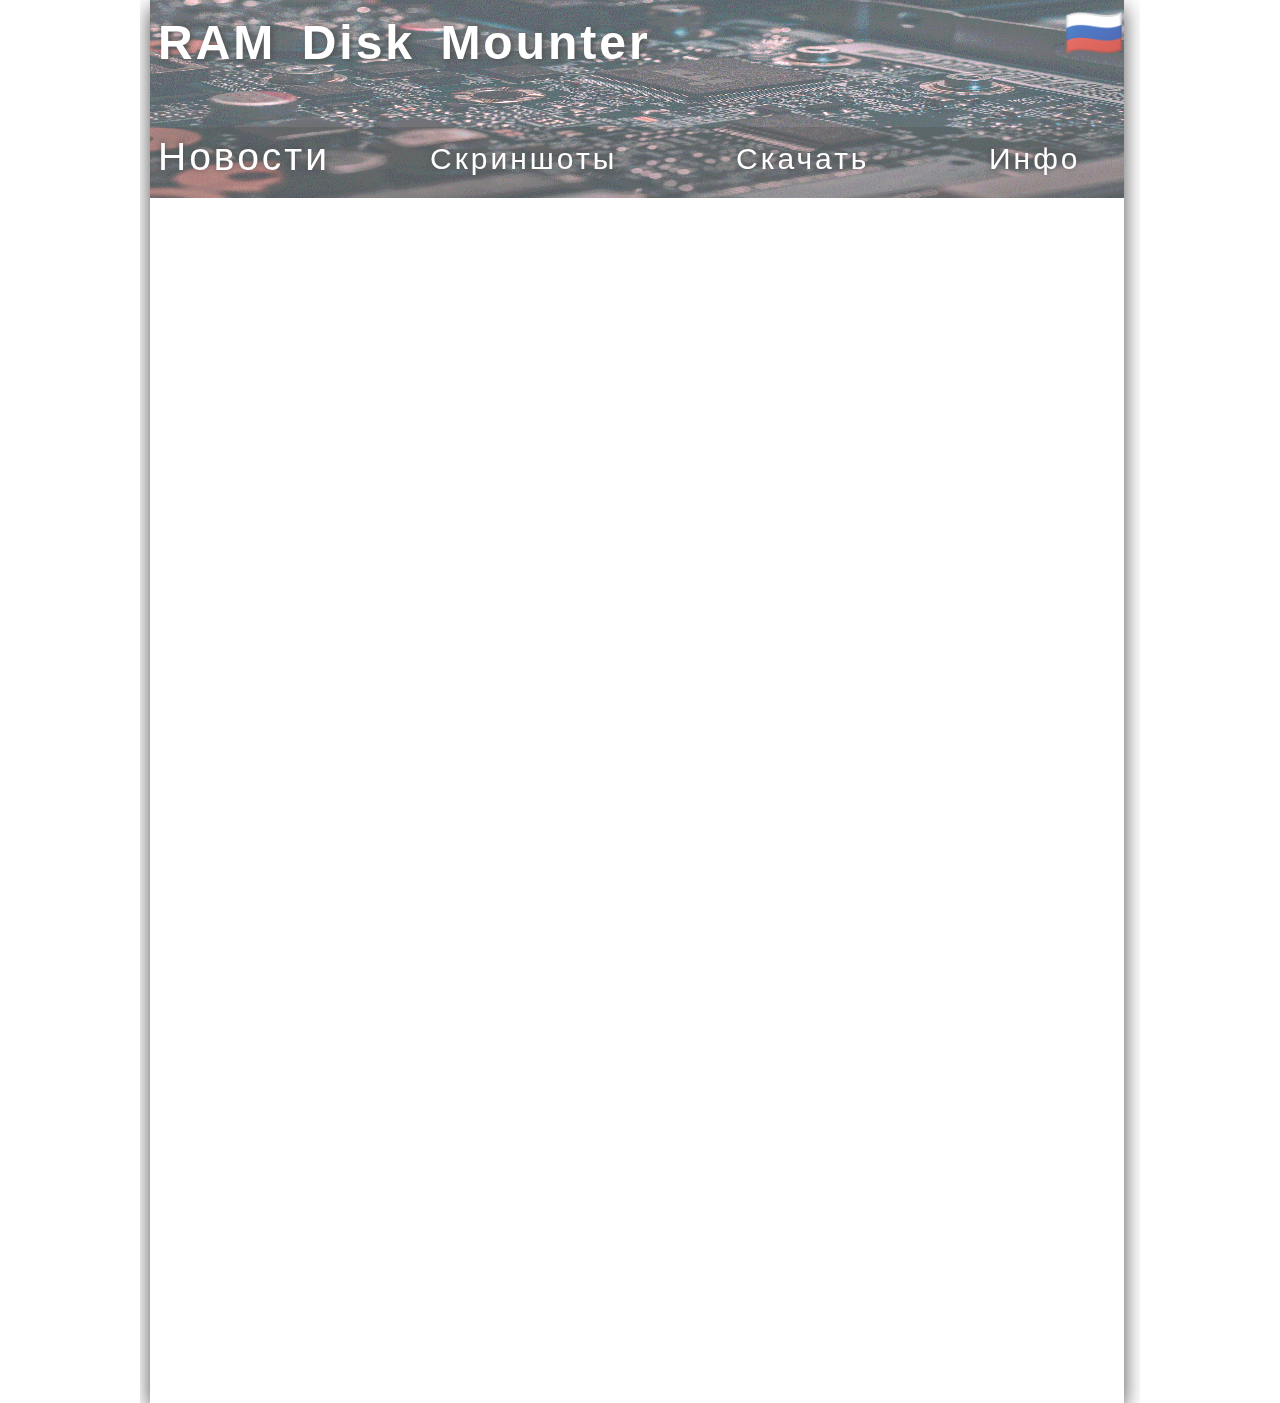
<file: docs/index.html>
<!DOCTYPE html>
<html>
  <head>
	<meta http-equiv="Content-Type" content="text/html; charset=utf-8" />
	<meta http-equiv="X-UA-Compatible" content="chrome=1,IE=edge" />
	<title>RAM Disk Mounter</title>
	<style>
		html {
			height:100%;
		}
		body {
			background-color:#FFF;
			margin:0;
			height:100%;
		}
	</style>
	<!-- copy these lines to your document head: -->

	<meta name="viewport" content="user-scalable=yes, width=1000" />

	<!-- end copy -->
  </head>
  <body>
	<!-- copy these lines to your document: -->

	<div id="index_hype_container" class="HYPE_document" style="margin:auto;position:relative;width:1000px;height:1px;overflow:hidden;">
		<script type="text/javascript" charset="utf-8" src="index.hyperesources/index_hype_generated_script.js?37619"></script>
	</div>

	<!-- end copy -->
	


	<!-- text content for search engines: -->

	<div style="display:none" aria-hidden=true>

		<div>Screenshots</div>
		<div></div>
		<div>🇬🇧
</div>
		<div>News</div>
		<div>Download</div>
		<div></div>
		<div>RAM Disk Mounter</div>
		<div>About</div>
		<div>MacOS version
OS: from macOS 10.6+ (x64 version of operation system)
RAM: from 1 GB
</div>
		<div>Read Manual
</div>
		<div>Version: 210323</div>
		<div>System requirements


</div>
		<div>Download
</div>
		<div>Download
</div>
		<div>Linux version:
OS: Linux kernel from 2.4
RAM: from 1 GB
</div>
		<div>Version: 210604</div>
		<div>About develop
GIThub: https://github.com/1mpseven/RAMDiskMounterVK: https://vk.com/ramdiskmounterSite: https://1mpseven.github.io/RAMDiskMounter/

Donut
In VK group: https://vk.com/ramdiskmounter</div>
		<div>Новости
</div>
		<div>🇷🇺
</div>
		<div>Скачать</div>
		<div>Инфо
</div>
		<div>Скриншоты</div>
		<div>Инфо</div>
		<div>Версия для macOS
ОС: 64-х разрядная версия macOS начиная с 10.6
ОЗУ: от 1 Гб
</div>
		<div>Системные требования</div>
		<div>Прочитать инструкцию
</div>
		<div>Скачать
</div>
		<div>Скачать
</div>
		<div>Версия: 210604
</div>
		<div>Версия для Linux:

ОС: Версия ядра Linux от 2.4
ОЗУ: от 1 Гб
</div>
		<div>Версия: 210323</div>
		<div>О процессе разработки:
 GIThub: https://github.com/1mpseven/RAMDiskMounter  VK: https://vk.com/ramdiskmounterСайт: https://1mpseven.github.io/RAMDiskMounter/

Донат:
In VK group: https://vk.com/ramdiskmounter</div>

	</div>

	<!-- end text content: -->

  </body>
</html>
</file>
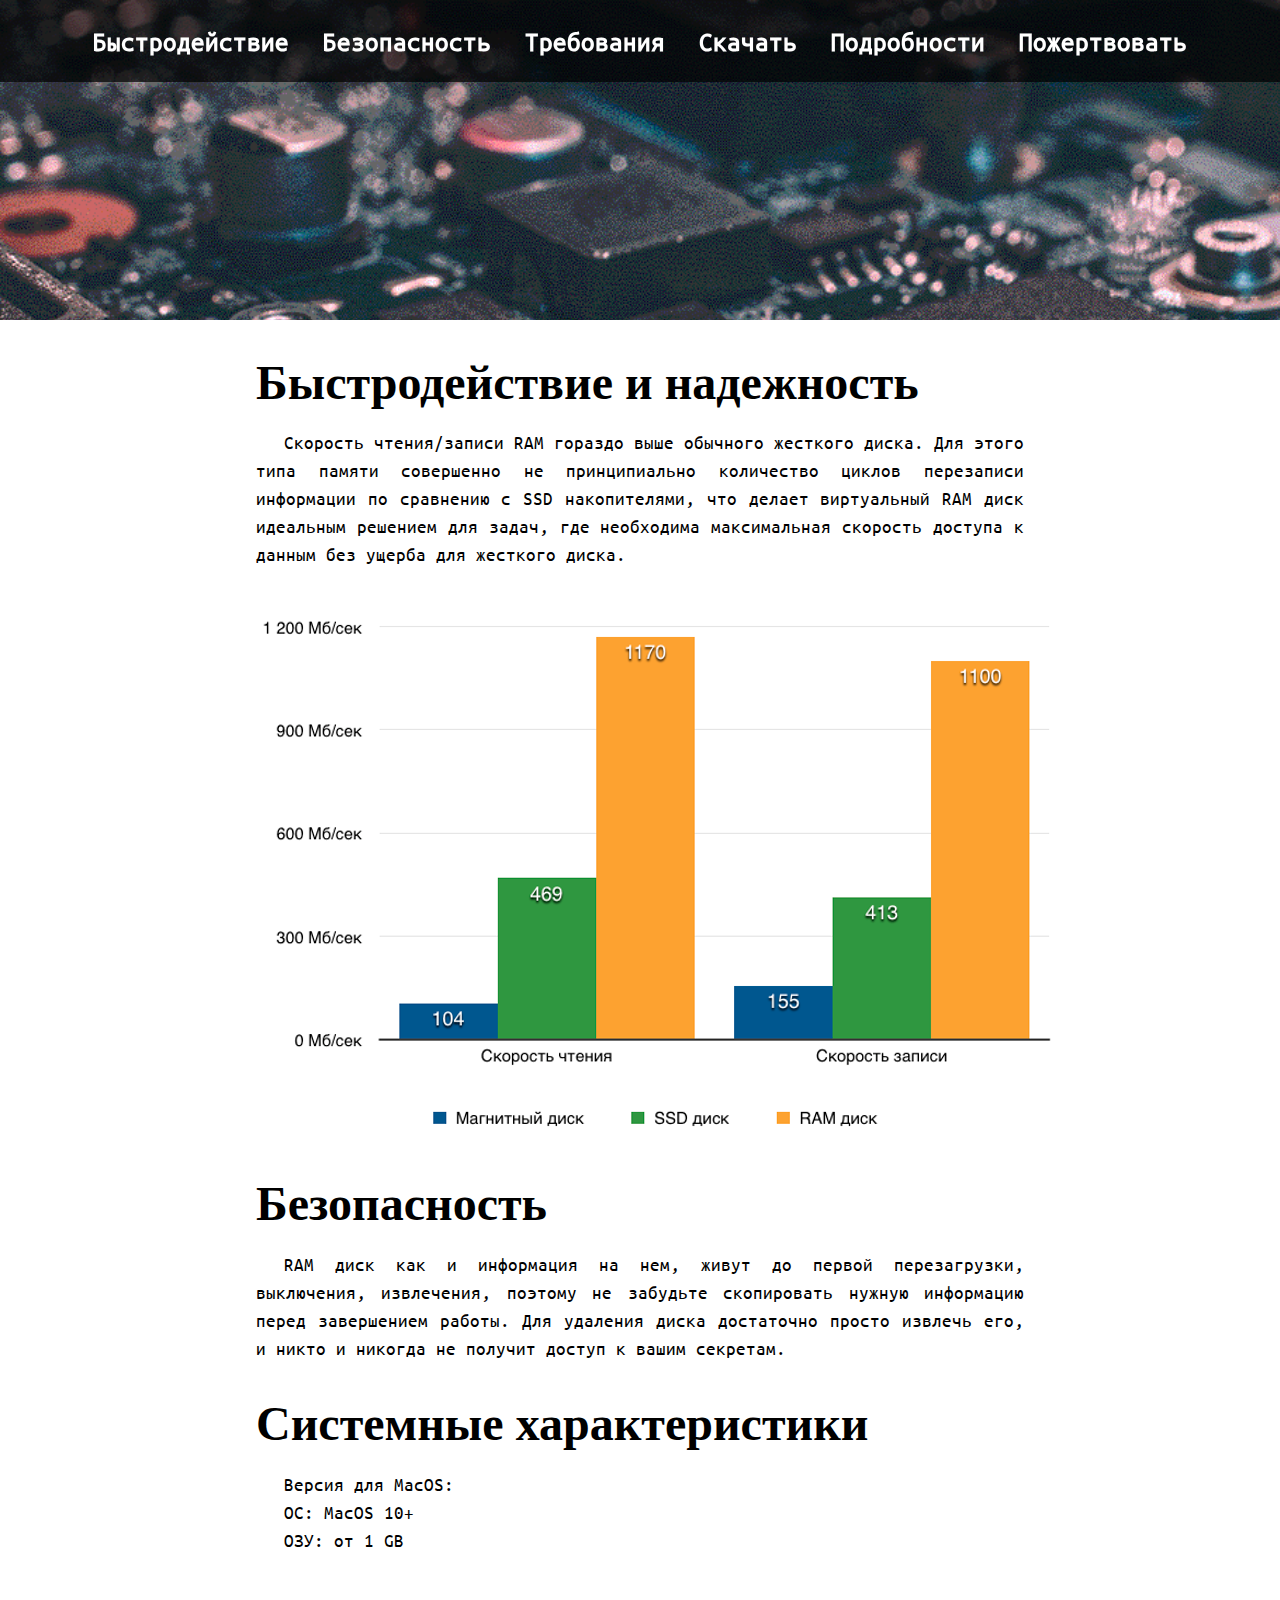
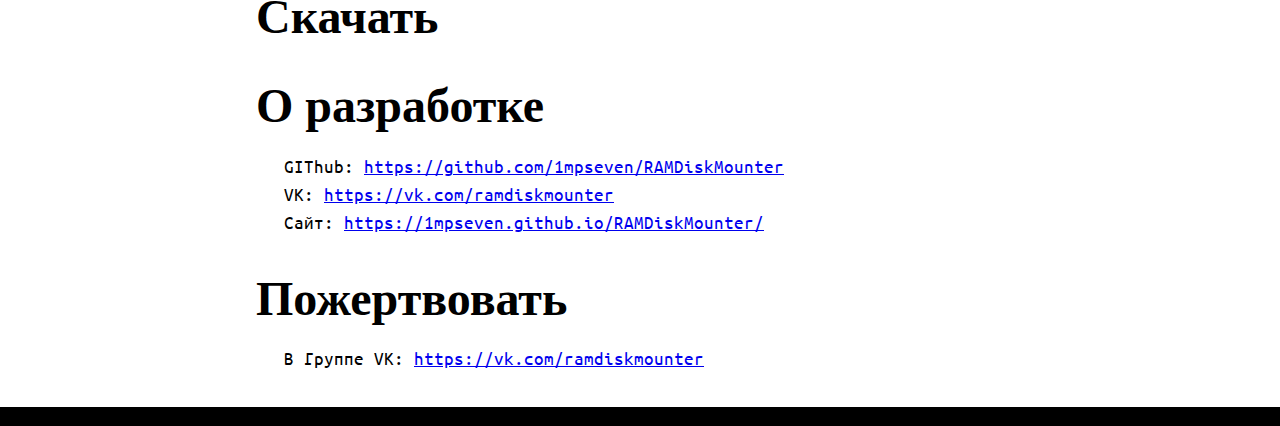
<file: site/index.html>
<!DOCTYPE html>
<html>
<head>
	<meta charset="utf-8">
	<title>RAMDisk Mounter</title>
	<link rel="stylesheet" type="text/css" href="style.css">
</head>
<body>
	<div id="title_pic"></div>
	<div id="menu">
		<a href="#faster"><b>Быстродействие</b></a>
		<a href="#security"><b>Безопасность</b></a>
		<a href="#requence"><b>Требования</b></a>
		<a href="#dwn"><b>Скачать</b></a>
		<a href="#about_dev"><b>Подробности</b></a>
		<a href="#donut"><b>Пожертвовать</b></a>
	</div>
	<div id="text_content">
	<h1><a name="faster"></a>Быстродействие и надежность</h1>
	<p>Скорость чтения/записи RAM гораздо выше обычного жесткого диска. Для этого типа памяти совершенно не принципиально количество циклов перезаписи информации по сравнению с SSD накопителями, что делает виртуальный RAM диск идеальным решением для задач, где необходима максимальная скорость доступа к данным без ущерба для жесткого диска.</p>

	<h5><img src="res.png"></h5>
	<!-- <h5><i>График результатов сравнительного тестирования скорости чтения/записи магнитного, SSD и RAM дисков.</i></h5> -->

	<h1><a name="security"></a>Безопасность</h1>
	<p>RAM диск как и информация на нем, живут до первой перезагрузки, выключения, извлечения, поэтому не забудьте скопировать нужную информацию перед завершением работы. Для удаления диска достаточно просто извлечь его, и никто и никогда не получит доступ к вашим секретам.</p>
	<!-- <h1>Результаты опытов</h1>
	<p>Для теста на чтение/запись воспользуемся утилитой dd.</p>
	<p>Начнем со скорости записи системного SSD диска OCZ Vortex3:</p>

	<code>
		$ sync; dd if=/dev/zero of=tempfile bs=1m count=1024; sync<br>
		1024+0 records in<br>
		1024+0 records out<br>
		1073741824 bytes transferred in 2.599582 secs (413044036 bytes/sec)<br> 		
	</code>


	<p>Результат: 413 Мб/cек. Теперь проверим скорость чтения:</p>
	
	<code>
		$ dd if=tempfile of=/dev/null bs=1m count=1024<br>
		1024+0 records in<br>
		1024+0 records out<br>
		1073741824 bytes transferred in 2.288831 secs (469122371 bytes/sec)
	</code>

	<p>Она составила 469 Мб/сек. Теперь проверим скорость записи обычного жесткого диска объемом 250Gb:</p>
	
	<code>
		$ sync; dd if=/dev/zero of=tempfile bs=1m count=1024; sync<br>
		1024+0 records in<br>
		1024+0 records out<br>
		1073741824 bytes transferred in 10.268309 secs (104568516 bytes/sec)
	</code>
	
	<p>104 Мб/сек. Проверим скорость чтения:</p>
	
	<code>
		$ dd if=tempfile of=/dev/null bs=1m count=1024<br>
		1024+0 records in<br>
		1024+0 records out<br>
		1073741824 bytes transferred in 6.926679 secs (155015389 bytes/sec)<br>
		155 Мб/сек.
	</code>

	<p>Теперь мы подошли к самому главному – тесту скорости виртуального жесткого диска, расположенного в оперативной памяти DDR3:</p>

	<code>
		$ sync; dd if=/dev/zero of=tempfile bs=1m count=1024; sync<br>
		1024+0 records in<br>
		1024+0 records out<br>
		1073741824 bytes transferred in 0.995787 secs (1078284740 bytes/sec)<br>
		Наш «жесткий диск» пишет данный почти со скоростью 1,1 Гб/сек! Посмотрим на скорость чтения:<br>
		$ dd if=tempfile of=/dev/null bs=1m count=10241024+0 records in<br>
		1024+0 records out<br>
		1073741824 bytes transferred in 0.915073 secs (1173394822 bytes/sec)
	</code>

	<p>В тесте на чтение оперативная память показала 1,17 Гб/сек! Визуализируем полученные данные:</p>

	<img src="res.png">
	<h5><i>График результатов сравнительного тестирования скорости чтения/записи магнитного, SSD и RAM дисков.</i></h5>

	<p>Отличный результат, который наглядно показывает преимущество скорости RAM диска над твердотельными (SSD) и магнитными накопителями (HDD).</p> -->

	<h1><a name="requence"></a>Системные характеристики</h1>
	<p>Версия для MacOS:</p>
	<p>ОС: MacOS 10+</p>
	<p>ОЗУ: от 1 GB</p>

	<h1><a name="dwn"></a>Скачать</h1>

	<h1><a name="about_dev"></a>О разработке</h1>
	<p>GIThub: <a href="https://github.com/1mpseven/RAMDiskMounter">https://github.com/1mpseven/RAMDiskMounter</a></p>
	<p>VK: <a href="https://vk.com/ramdiskmounter">https://vk.com/ramdiskmounter</a></p>
	<p>Сайт: <a href="https://1mpseven.github.io/RAMDiskMounter/">https://1mpseven.github.io/RAMDiskMounter/</a></p>

	<h1><a name="donut"></a>Пожертвовать</h1>
	<p>В Группе VK: <a href="https://vk.com/ramdiskmounter">https://vk.com/ramdiskmounter</a></p>
	</div>
	<div id='footer'></div>
</body>
</html>
</file>
<file: site/style.css>
*{
	padding: 0;
	margin: 0;
}

html{
	scroll-behavior: smooth;
}

h1{
	font-family: Impact;
	font-size: 36pt;
	margin-top: 26pt;
	margin-bottom: 14pt;
}

h5{
	font-family: UbuntuMono;
	font-size: 11pt;
	text-align: center;
}

p{
	font-family: UbuntuMono;
	font-size: 14pt;
	text-indent: 1.5em; /* Отступ первой строки */
    text-align: justify; /* Выравнивание по ширине */
    line-height: 1.5;
}

code{
	font-family: UbuntuMono;
	font-size: 14pt;
	color: lime;
	background-color: black;
}

@font-face {
	font-family: UbuntuMono; /* Гарнитура шрифта */
	src: url(UbuntuMono-Regular.ttf); /* Путь к файлу со шрифтом */
}

#title_pic{
	position: relative;
	left: 0;
	width: 100%;
	height: 320px;
	margin: 0;
	background: url(title_pic.gif);
	background-attachment: fixed;
	/*background-position: right bottom;*/
    background-repeat: no-repeat;
    background-size: cover;
}

#text_content{
	margin-left: 20%;
	margin-right: 20%; 
}

#footer{
	background: black;
	width: 100%;
	height: 14pt;
	color: white;
	margin-top: 26pt; 
}

#menu{
	position: fixed;
	background: rgba(0,0,0,.7);
	width: 100%;
	text-align: center;
	top: 0;
	padding-top: 20pt;
	padding-bottom: 20pt; 
}

#menu > a{
	color: white;
	font-family: UbuntuMono;
	font-size: 20pt;
	margin-left: 15px;
	margin-right: 15px;
	text-decoration: none;
}

#menu > a:hover{
/*	background: rgba(255,255,255,.5);
	color: black;*/
	/*text-shadow: 1px 1px 2px black, 0 0 1em white;*/
	text-shadow: 0 0 1.5em white;
}
</file>
